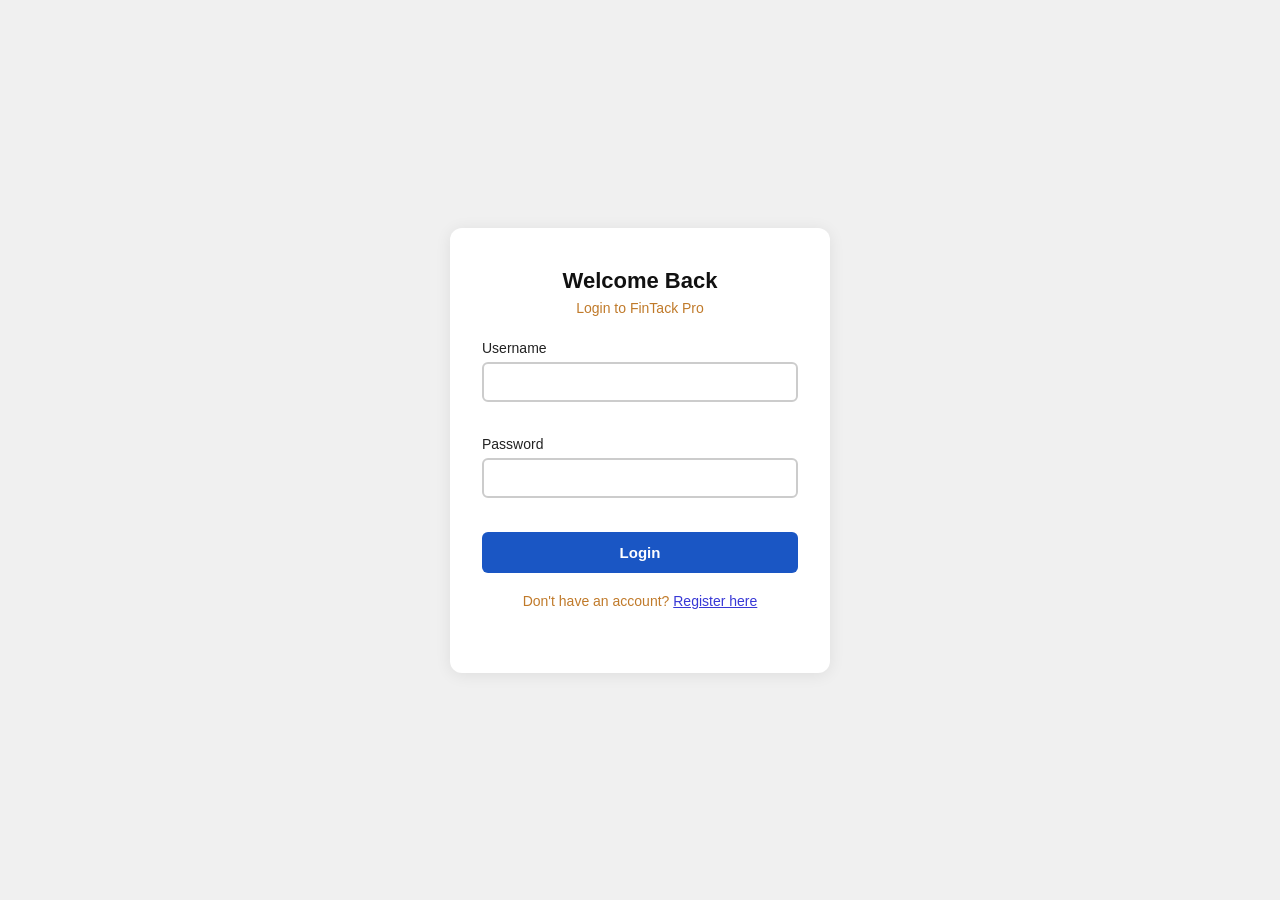
<file: index.html>
<!DOCTYPE html>
<html lang="en">
<head>
    <meta charset="UTF-8">
    <meta name="viewport" content="width=device-width, initial-scale=1.0">
    <title>Document</title>
    <link rel="stylesheet" href="./login/style.css">
</head>
<body>
    <div class="container">
<div style="display: block;" id="login-card">
    <h1>Welcome Back</h1>
    <p>Login to FinTack Pro</p>
    <form id="login_form">
        <label for="user_name">Username</label>
        <input id="login_name" type="text"><br>
        <label for="pass">Password</label>
        <input id="login_pass" type="password"><br>
        <button>Login</button>
    </form>
    <p>Don't have an account? <a id="reg-anchor" href="">Register here</a></p>

</div>
<div style="display: none;" id="register-card">
    <h1>Create Account</h1>
    <p>Join FinTack Pro</p>
    <form id="register-form" >
        <label for="user_name">Choose a Username</label>
        <input id="register_name" type="text"><br>
        <label for="pass">Password</label>
        <input id="reg_pass" type="password"><br>
        <button>Register</button>
    </form>
    <p>Already have an account <a id="login-anchor" href="">Login here</a></p>
</div>
    </div>
    <script src="./login/script.js"></script>
</body>
</html>
</file>
<file: login/style.css>
* {
    padding: 0;
    margin: 0;
    box-sizing: border-box;
}

html, body {
    height: 100%;
    width: 100%;
    background-color: #f0f0f0;
    font-family: sans-serif;
}

.container {
    height: 100%;
    width: 100%;
    display: flex;
    justify-content: center;
    align-items: center;
}

#login-card {
    display: block;
    background: #fff;
    border-radius: 12px;
    padding: 2.5rem 2rem;
    width: 380px;
    box-shadow: 0 2px 16px rgba(0, 0, 0, 0.08);
}

#login-card h1 {
    text-align: center;
    font-size: 22px;
    color: #111;
    margin-bottom: 6px;
}

#login-card > p {
    text-align: center;
    color: #c07a2a;
    font-size: 14px;
    margin-bottom: 1.5rem;
}

#login-card form {
    display: flex;
    flex-direction: column;
}

#login-card label {
    font-size: 14px;
    color: #222;
    margin-bottom: 6px;
}

#login-card input {
    padding: 10px 12px;
    border: 2px solid #ccc;
    border-radius: 6px;
    font-size: 14px;
    margin-bottom: 1rem;
    outline: none;
}

#login-card button {
    padding: 12px;
    background: #1a56c4;
    color: #fff;
    border: none;
    border-radius: 6px;
    font-size: 15px;
    font-weight: 600;
    cursor: pointer;
    margin-bottom: 1.25rem;
}

#login-card p a{
    color:rgb(56, 56, 214)
}

#register-card {
    display: none;
    background: #fff;
    border-radius: 12px;
    padding: 2.5rem 2rem;
    width: 380px;
    box-shadow: 0 2px 16px rgba(0, 0, 0, 0.08);
}

#register-card h1 {
    text-align: center;
    font-size: 22px;
    color: #111;
    margin-bottom: 6px;
}

#register-card > p {
    text-align: center;
    color: #c07a2a;
    font-size: 14px;
    margin-bottom: 1.5rem;
}

#register-card form {
    display: flex;
    flex-direction: column;
}

#register-card label {
    font-size: 14px;
    color: #222;
    margin-bottom: 6px;
}

#register-card input {
    padding: 10px 12px;
    border: 2px solid #ccc;
    border-radius: 6px;
    font-size: 14px;
    margin-bottom: 1rem;
    outline: none;
}

#register-card button {
    padding: 12px;
    background: #1a56c4;
    color: #fff;
    border: none;
    border-radius: 6px;
    font-size: 15px;
    font-weight: 600;
    cursor: pointer;
    margin-bottom: 1.25rem;
}

#register-card p a{
    color:rgb(56, 56, 214)
}
</file>
